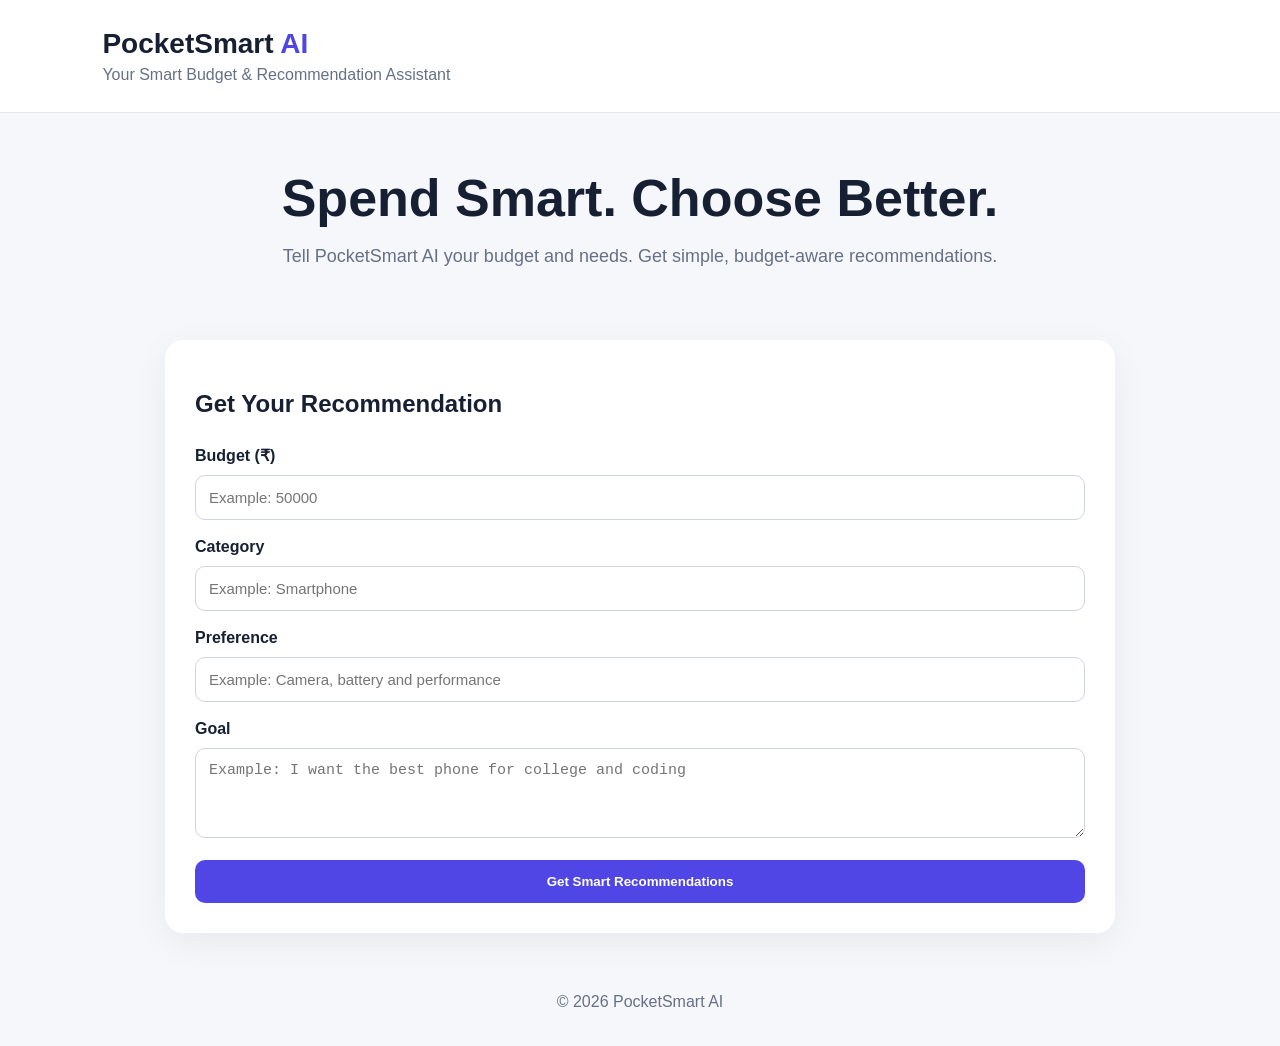
<file: index.html>
<!DOCTYPE html>
<html lang="en">
<head>
  <meta charset="UTF-8">
  <meta name="viewport" content="width=device-width, initial-scale=1.0">
  <title>PocketSmart AI</title>
  <link rel="stylesheet" href="style.css">
</head>
<body>
  <header>
    <div class="logo">PocketSmart <span>AI</span></div>
    <p>Your Smart Budget & Recommendation Assistant</p>
  </header>

  <main>
    <section class="hero">
      <h1>Spend Smart. Choose Better.</h1>
      <p>Tell PocketSmart AI your budget and needs. Get simple, budget-aware recommendations.</p>
    </section>

    <section class="card">
      <h2>Get Your Recommendation</h2>

      <form id="recommendForm">
        <label>Budget (₹)</label>
        <input id="budget" type="number" min="1" placeholder="Example: 50000" required>

        <label>Category</label>
        <input id="category" type="text" placeholder="Example: Smartphone" required>

        <label>Preference</label>
        <input id="preference" type="text" placeholder="Example: Camera, battery and performance">

        <label>Goal</label>
        <textarea id="goal" placeholder="Example: I want the best phone for college and coding"></textarea>

        <button type="submit">Get Smart Recommendations</button>
      </form>
    </section>

    <section id="result" class="result hidden"></section>
  </main>

  <footer>© 2026 PocketSmart AI</footer>
  <script src="app.js"></script>
</body>
</html>
</file>
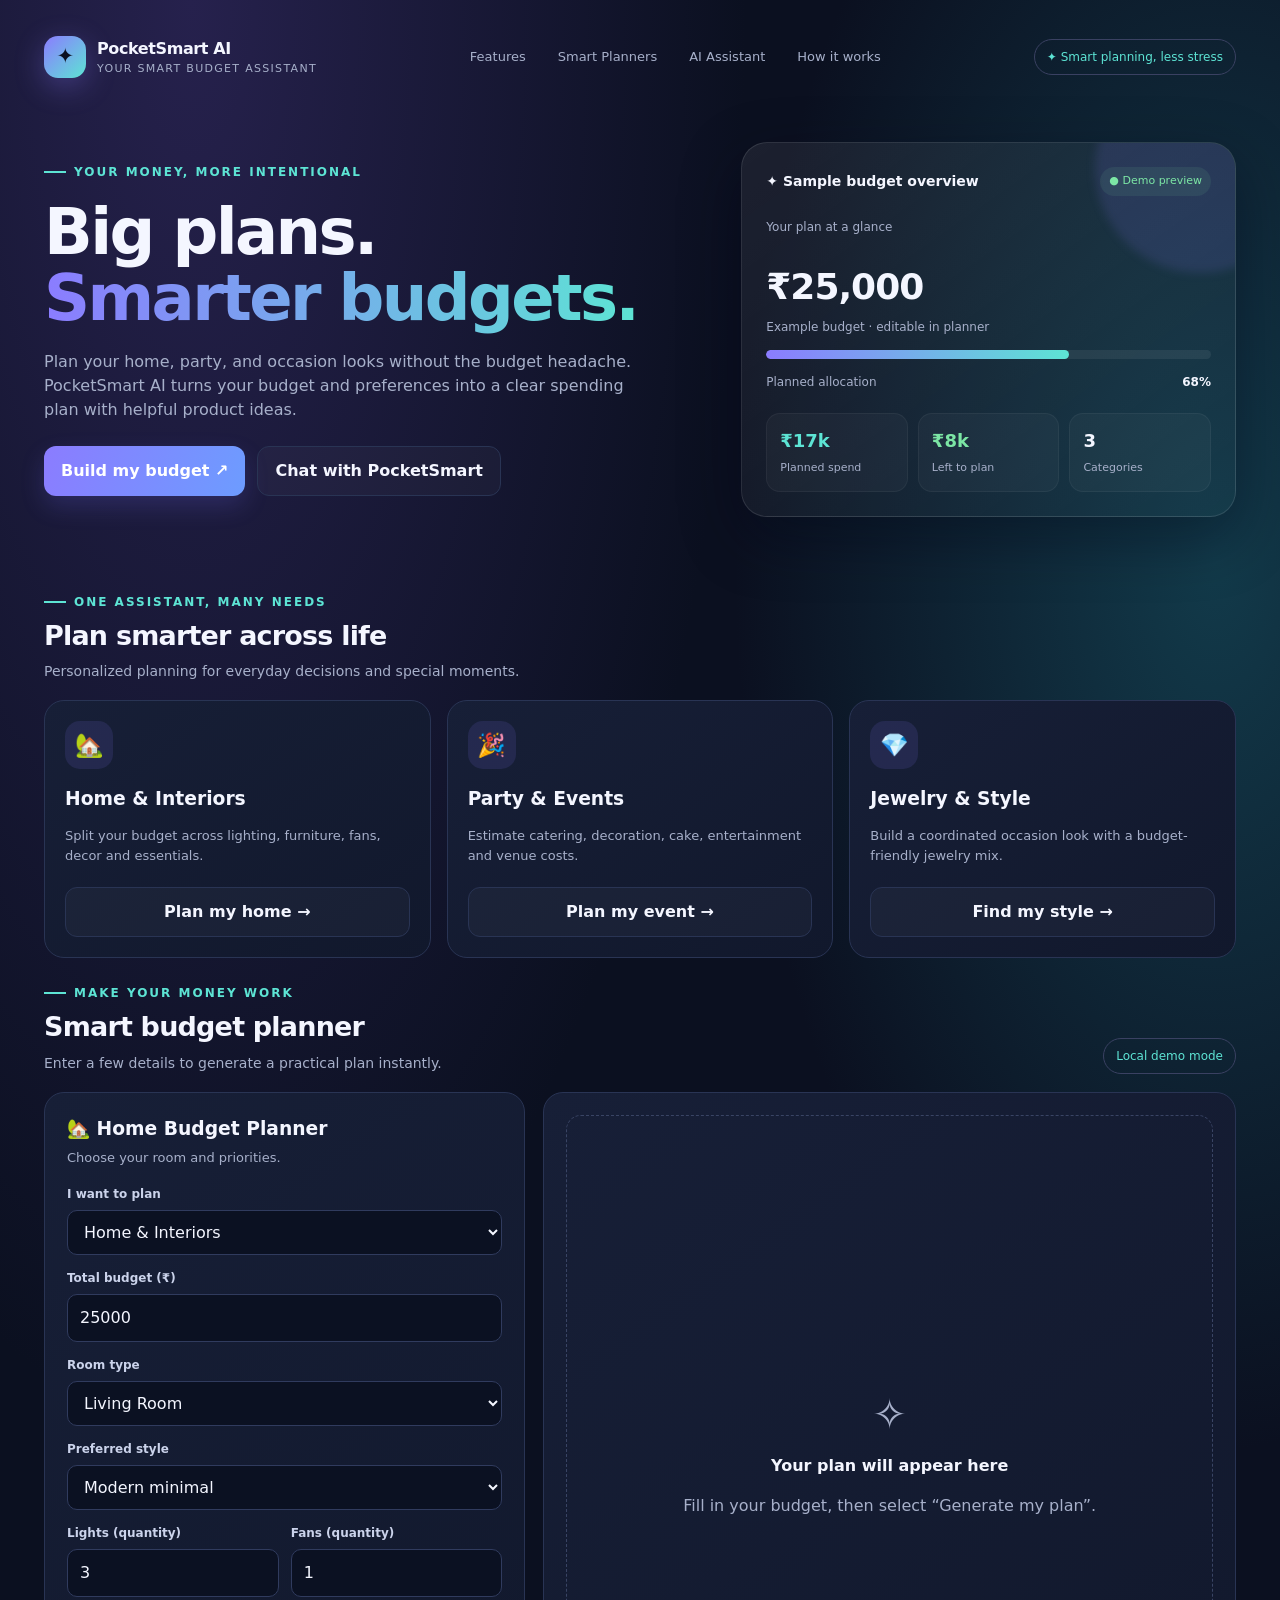
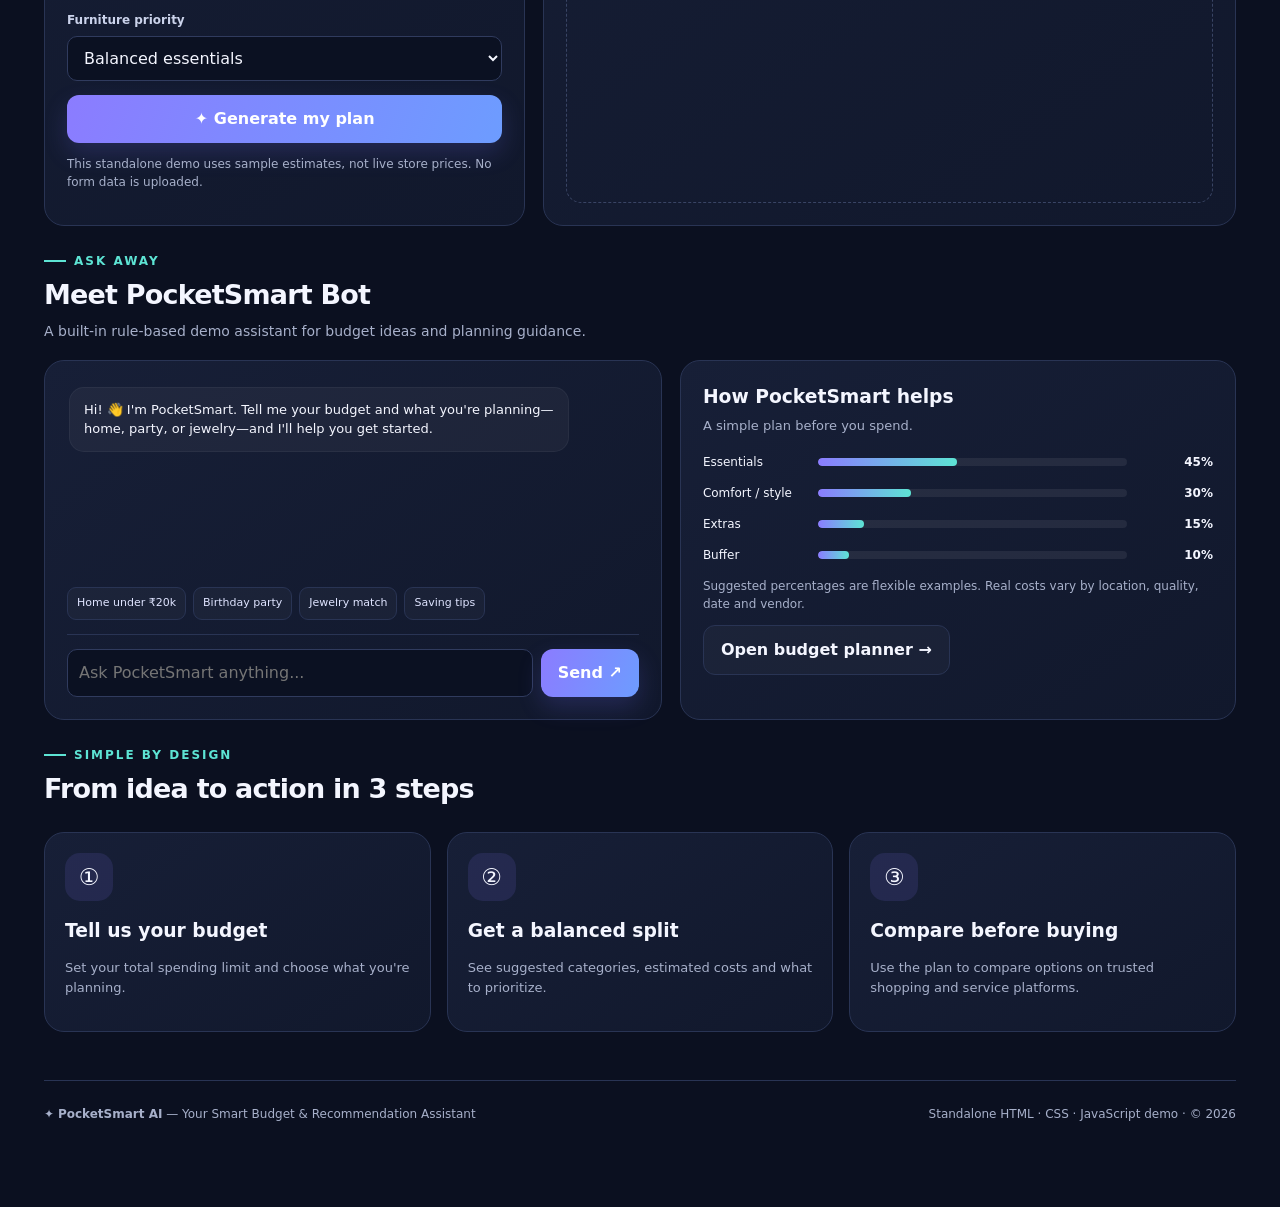
<file: PocketSmart_AI/index.html>
<!DOCTYPE html>
<html lang="en">
<head>
<meta charset="UTF-8" />
<meta name="viewport" content="width=device-width, initial-scale=1.0" />
<meta name="theme-color" content="#101326" />
<title>PocketSmart AI — Your Smart Budget & Recommendation Assistant</title>
<style>
:root{--bg:#0b1020;--panel:#141b31;--panel2:#19223c;--text:#f4f6ff;--muted:#a7b0ca;--line:#293454;--purple:#8b7cff;--cyan:#5de4d4;--pink:#ff9bc7;--green:#7ce6a5;--shadow:0 20px 60px #02061766}
*{box-sizing:border-box}html{scroll-behavior:smooth}body{margin:0;background:radial-gradient(ellipse at 15% 0%,#26214d 0,transparent 36%),radial-gradient(ellipse at 95% 20%,#123a4a 0,transparent 28%),var(--bg);color:var(--text);font-family:Inter,ui-sans-serif,system-ui,-apple-system,BlinkMacSystemFont,"Segoe UI",sans-serif;line-height:1.5}button,input,select,textarea{font:inherit}button{cursor:pointer}.app{max-width:1240px;margin:auto;padding:24px 24px 60px}.nav{display:flex;align-items:center;justify-content:space-between;gap:16px;padding:12px 0 28px}.brand{display:flex;align-items:center;gap:11px;font-weight:800;letter-spacing:-.4px}.logo{width:42px;height:42px;border-radius:14px;display:grid;place-items:center;background:linear-gradient(135deg,var(--purple),var(--cyan));color:#0b1020;font-size:21px;box-shadow:0 8px 30px #8b7cff55}.brand small{display:block;font-weight:500;font-size:11px;color:var(--muted);letter-spacing:1.3px;text-transform:uppercase}.navlinks{display:flex;gap:8px;flex-wrap:wrap}.navlinks a{color:var(--muted);text-decoration:none;padding:9px 12px;border-radius:10px;font-size:13px}.navlinks a:hover{color:var(--text);background:#ffffff0c}.pill{border:1px solid #3a4162;border-radius:99px;padding:8px 12px;color:var(--cyan);font-size:12px;white-space:nowrap}.hero{display:grid;grid-template-columns:1.15fr .85fr;gap:28px;align-items:center;padding:36px 0 50px}.eyebrow{color:var(--cyan);font-size:12px;text-transform:uppercase;letter-spacing:2px;font-weight:800;display:flex;gap:8px;align-items:center}.eyebrow:before{content:"";width:22px;height:2px;background:var(--cyan)}h1{font-size:clamp(38px,5vw,64px);line-height:1.04;letter-spacing:-2.6px;margin:18px 0}h1 span{background:linear-gradient(90deg,var(--purple),var(--cyan));-webkit-background-clip:text;background-clip:text;color:transparent}.hero p{max-width:600px;color:var(--muted);font-size:16px}.actions{display:flex;gap:12px;flex-wrap:wrap;margin-top:24px}.btn{border:0;border-radius:12px;padding:12px 17px;font-weight:750;background:linear-gradient(110deg,var(--purple),#6d9cff);color:#fff;box-shadow:0 10px 25px #7770ff30;transition:.2s}.btn:hover{transform:translateY(-2px);filter:brightness(1.08)}.btn.secondary{background:#ffffff08;border:1px solid var(--line);box-shadow:none;color:var(--text)}.hero-card{position:relative;border:1px solid #ffffff1c;background:linear-gradient(145deg,#ffffff12,#ffffff04);border-radius:26px;padding:24px;box-shadow:var(--shadow);overflow:hidden}.hero-card:after{content:"";position:absolute;width:210px;height:210px;border-radius:50%;background:#8b7cff22;filter:blur(5px);right:-70px;top:-80px}.card-top{display:flex;justify-content:space-between;align-items:center;position:relative;z-index:1}.card-top strong{font-size:14px}.live{font-size:11px;color:var(--green);background:#7ce6a516;padding:6px 9px;border-radius:20px}.budget-big{font-size:36px;font-weight:850;letter-spacing:-1px;margin:24px 0 4px}.muted{color:var(--muted)}.progress{height:9px;border-radius:10px;background:#ffffff12;overflow:hidden;margin:14px 0}.progress span{display:block;height:100%;width:68%;background:linear-gradient(90deg,var(--purple),var(--cyan));border-radius:10px}.mini-grid{display:grid;grid-template-columns:repeat(3,1fr);gap:10px;margin-top:22px}.mini{background:#ffffff08;border:1px solid #ffffff0c;border-radius:14px;padding:13px}.mini b{display:block;font-size:18px}.mini small{font-size:11px;color:var(--muted)}.section{margin-top:26px;scroll-margin-top:20px}.section-head{display:flex;align-items:end;justify-content:space-between;gap:20px;margin-bottom:18px}.section-head h2{font-size:27px;letter-spacing:-.8px;margin:5px 0}.section-head p{color:var(--muted);margin:0;font-size:14px}.grid3{display:grid;grid-template-columns:repeat(3,1fr);gap:16px}.feature{background:linear-gradient(145deg,#171f37,#11182c);border:1px solid var(--line);border-radius:20px;padding:20px;transition:.2s}.feature:hover{transform:translateY(-3px);border-color:#625bd0}.feature-icon{width:48px;height:48px;border-radius:15px;display:grid;place-items:center;font-size:23px;background:#8b7cff20;margin-bottom:16px}.feature h3{margin:0 0 7px}.feature p{font-size:13px;color:var(--muted);min-height:40px}.feature button{margin-top:8px;width:100%}.planner-layout{display:grid;grid-template-columns: .82fr 1.18fr;gap:18px}.panel{background:linear-gradient(145deg,#171f37,#11182c);border:1px solid var(--line);border-radius:20px;padding:22px}.panel h3{margin:0 0 5px}.panel-intro{color:var(--muted);font-size:13px;margin:0 0 18px}.field{display:flex;flex-direction:column;gap:7px;margin-bottom:14px}.field label{font-size:12px;color:#cbd3eb;font-weight:700}.field input,.field select,.field textarea{width:100%;background:#0b1122;border:1px solid #303b5e;border-radius:10px;padding:11px 12px;color:var(--text);outline:none}.field input:focus,.field select:focus,.field textarea:focus{border-color:var(--purple);box-shadow:0 0 0 3px #8b7cff20}.two{display:grid;grid-template-columns:1fr 1fr;gap:12px}.result-empty{height:100%;min-height:340px;display:flex;align-items:center;justify-content:center;text-align:center;padding:24px;color:var(--muted);border:1px dashed #394464;border-radius:15px}.result-empty .big{font-size:42px;margin-bottom:8px}.results{display:flex;flex-direction:column;gap:12px}.result-head{display:flex;justify-content:space-between;gap:12px;align-items:center}.result-head h3{margin:0}.result-list{display:grid;gap:10px}.result-item{display:grid;grid-template-columns:1fr auto;gap:12px;background:#ffffff06;border:1px solid #ffffff10;border-radius:13px;padding:14px}.result-item b{display:block;font-size:14px}.result-item small{color:var(--muted)}.price{font-weight:800;color:var(--cyan);white-space:nowrap}.tag{font-size:10px;color:var(--purple);background:#8b7cff18;padding:4px 7px;border-radius:6px;display:inline-block;margin-top:6px}.note{font-size:12px;color:var(--muted);margin-top:12px}.chat-wrap{display:grid;grid-template-columns:1fr .9fr;gap:18px}.chat-box{height:360px;display:flex;flex-direction:column}.messages{flex:1;overflow:auto;display:flex;flex-direction:column;gap:10px;padding:4px 2px 15px}.bubble{max-width:88%;padding:12px 14px;border-radius:15px;font-size:13px;white-space:pre-wrap}.bubble.bot{background:#ffffff0b;border:1px solid #ffffff0c;align-self:flex-start}.bubble.user{background:#6558d8;align-self:flex-end}.chat-form{display:flex;gap:8px;border-top:1px solid var(--line);padding-top:14px}.chat-form input{min-width:0;flex:1;background:#0b1122;border:1px solid #303b5e;border-radius:10px;padding:11px;color:var(--text)}.quick{display:flex;flex-wrap:wrap;gap:7px;margin-bottom:14px}.quick button{font-size:11px;background:#ffffff08;color:#dfe4ff;border:1px solid var(--line);padding:7px 9px;border-radius:9px}.split-row{display:flex;align-items:center;gap:10px;margin:13px 0}.split-row .name{width:105px;font-size:12px}.split-row .bar{flex:1;height:8px;background:#ffffff12;border-radius:20px;overflow:hidden}.split-row .bar span{height:100%;display:block;border-radius:20px;background:linear-gradient(90deg,var(--purple),var(--cyan))}.split-row b{font-size:12px;width:76px;text-align:right}.footer{margin-top:48px;padding:24px 0;border-top:1px solid var(--line);display:flex;justify-content:space-between;gap:12px;flex-wrap:wrap;color:var(--muted);font-size:12px}.toast{position:fixed;bottom:20px;left:50%;transform:translateX(-50%);background:#202b49;border:1px solid #46547a;color:#fff;padding:11px 16px;border-radius:12px;box-shadow:var(--shadow);display:none;z-index:5}.hidden{display:none!important}
@media(max-width:850px){.hero{grid-template-columns:1fr;padding-top:18px}.hero-card{max-width:600px}.planner-layout,.chat-wrap{grid-template-columns:1fr}.grid3{grid-template-columns:1fr}.feature p{min-height:0}.nav{align-items:flex-start;flex-direction:column}.navlinks{width:100%}.section-head{align-items:flex-start;flex-direction:column}.app{padding:16px 14px 40px}}
@media(max-width:450px){.two{grid-template-columns:1fr}.mini-grid{grid-template-columns:1fr 1fr}.budget-big{font-size:30px}h1{letter-spacing:-1.5px}.panel{padding:16px}}
</style>
</head>
<body>
<div class="app">
<header class="nav">
  <div class="brand"><div class="logo">✦</div><div>PocketSmart AI<small>Your Smart Budget Assistant</small></div></div>
  <nav class="navlinks"><a href="#features">Features</a><a href="#planner">Smart Planners</a><a href="#assistant">AI Assistant</a><a href="#how">How it works</a></nav>
  <div class="pill">✦ Smart planning, less stress</div>
</header>
<main>
<section class="hero">
 <div>
  <div class="eyebrow">Your money, more intentional</div>
  <h1>Big plans.<br><span>Smarter budgets.</span></h1>
  <p>Plan your home, party, and occasion looks without the budget headache. PocketSmart AI turns your budget and preferences into a clear spending plan with helpful product ideas.</p>
  <div class="actions"><button class="btn" onclick="document.querySelector('#planner').scrollIntoView({behavior:'smooth'})">Build my budget ↗</button><button class="btn secondary" onclick="document.querySelector('#assistant').scrollIntoView({behavior:'smooth'})">Chat with PocketSmart</button></div>
 </div>
 <div class="hero-card">
  <div class="card-top"><strong>✦ Sample budget overview</strong><span class="live">● Demo preview</span></div>
  <div class="muted" style="font-size:12px;margin-top:22px">Your plan at a glance</div><div class="budget-big">₹25,000</div><div class="muted" style="font-size:12px">Example budget · editable in planner</div>
  <div class="progress"><span></span></div><div style="display:flex;justify-content:space-between;font-size:12px"><span class="muted">Planned allocation</span><b>68%</b></div>
  <div class="mini-grid"><div class="mini"><b style="color:var(--cyan)">₹17k</b><small>Planned spend</small></div><div class="mini"><b style="color:var(--green)">₹8k</b><small>Left to plan</small></div><div class="mini"><b>3</b><small>Categories</small></div></div>
 </div>
</section>
<section class="section" id="features">
 <div class="section-head"><div><div class="eyebrow">One assistant, many needs</div><h2>Plan smarter across life</h2><p>Personalized planning for everyday decisions and special moments.</p></div></div>
 <div class="grid3">
  <article class="feature"><div class="feature-icon">🏡</div><h3>Home & Interiors</h3><p>Split your budget across lighting, furniture, fans, decor and essentials.</p><button class="btn secondary" onclick="setPlanner('home')">Plan my home →</button></article>
  <article class="feature"><div class="feature-icon">🎉</div><h3>Party & Events</h3><p>Estimate catering, decoration, cake, entertainment and venue costs.</p><button class="btn secondary" onclick="setPlanner('party')">Plan my event →</button></article>
  <article class="feature"><div class="feature-icon">💎</div><h3>Jewelry & Style</h3><p>Build a coordinated occasion look with a budget-friendly jewelry mix.</p><button class="btn secondary" onclick="setPlanner('jewelry')">Find my style →</button></article>
 </div>
</section>
<section class="section" id="planner">
 <div class="section-head"><div><div class="eyebrow">Make your money work</div><h2>Smart budget planner</h2><p>Enter a few details to generate a practical plan instantly.</p></div><span class="pill">Local demo mode</span></div>
 <div class="planner-layout">
  <div class="panel">
   <h3 id="plannerTitle">🏡 Home Budget Planner</h3><p class="panel-intro" id="plannerIntro">Choose your room and priorities.</p>
   <div class="field"><label for="planType">I want to plan</label><select id="planType" onchange="updatePlannerLabels()"><option value="home">Home & Interiors</option><option value="party">Party & Events</option><option value="jewelry">Jewelry & Style</option></select></div>
   <div class="field"><label for="budget">Total budget (₹)</label><input id="budget" type="number" min="100" value="25000" placeholder="e.g. 25000"/></div>
   <div id="homeFields">
    <div class="field"><label for="rooms">Room type</label><select id="rooms"><option>Living Room</option><option>Bedroom</option><option>Kitchen</option><option>Full Home</option><option>Dining Room</option></select></div>
    <div class="field"><label for="homeStyle">Preferred style</label><select id="homeStyle"><option>Modern minimal</option><option>Warm and cozy</option><option>Traditional</option><option>Industrial</option><option>Colorful</option></select></div>
    <div class="two"><div class="field"><label for="lights">Lights (quantity)</label><input id="lights" type="number" min="0" value="3"/></div><div class="field"><label for="fans">Fans (quantity)</label><input id="fans" type="number" min="0" value="1"/></div></div>
    <div class="field"><label for="furniture">Furniture priority</label><select id="furniture"><option>Balanced essentials</option><option>Dining table</option><option>Sofa / seating</option><option>Storage</option><option>Decor accents</option></select></div>
   </div>
   <div id="partyFields" class="hidden">
    <div class="two"><div class="field"><label for="guests">Guest count</label><input id="guests" type="number" min="1" value="25"/></div><div class="field"><label for="event">Event type</label><select id="event"><option>Birthday</option><option>Family gathering</option><option>Corporate</option><option>Wedding</option><option>Celebration</option></select></div></div>
    <div class="field"><label for="venue">Venue</label><select id="venue"><option>Home</option><option>Community hall</option><option>Restaurant</option><option>Outdoor</option></select></div>
    <div class="field"><label for="food">Food preference</label><select id="food"><option>Mixed menu</option><option>Vegetarian</option><option>Snacks & cake</option><option>Full meal</option></select></div>
   </div>
   <div id="jewelryFields" class="hidden">
    <div class="two"><div class="field"><label for="occasion">Occasion</label><select id="occasion"><option>Wedding guest</option><option>Festival</option><option>Birthday</option><option>College / casual</option><option>Formal event</option></select></div><div class="field"><label for="style">Style preference</label><select id="style"><option>Minimal</option><option>Traditional</option><option>Statement</option><option>Elegant</option></select></div></div>
    <div class="field"><label for="outfit">Outfit colour (optional)</label><input id="outfit" placeholder="e.g. navy blue, maroon, cream"/></div>
    <div class="field"><label for="material">Jewelry material preference</label><select id="material"><option>Imitation / fashion jewelry</option><option>Silver look</option><option>Gold-tone</option><option>Beads / handmade</option></select></div>
   </div>
   <button class="btn" style="width:100%" onclick="generatePlan()">✦ Generate my plan</button>
   <p class="note">This standalone demo uses sample estimates, not live store prices. No form data is uploaded.</p>
  </div>
  <div class="panel">
   <div id="emptyResult" class="result-empty"><div><div class="big">✧</div><b style="color:var(--text)">Your plan will appear here</b><p>Fill in your budget, then select “Generate my plan”.</p></div></div>
   <div id="planResult" class="results hidden"></div>
  </div>
 </div>
</section>
<section class="section" id="assistant">
 <div class="section-head"><div><div class="eyebrow">Ask away</div><h2>Meet PocketSmart Bot</h2><p>A built-in rule-based demo assistant for budget ideas and planning guidance.</p></div></div>
 <div class="chat-wrap">
  <div class="panel chat-box"><div class="messages" id="messages"><div class="bubble bot">Hi! 👋 I'm PocketSmart. Tell me your budget and what you're planning—home, party, or jewelry—and I'll help you get started.</div></div><div class="quick"><button onclick="quickAsk('Help me plan a home on ₹20000')">Home under ₹20k</button><button onclick="quickAsk('Plan a birthday for 30 guests')">Birthday party</button><button onclick="quickAsk('Jewelry ideas for a navy blue outfit')">Jewelry match</button><button onclick="quickAsk('How do I save money?')">Saving tips</button></div><form class="chat-form" id="chatForm"><input id="chatInput" placeholder="Ask PocketSmart anything..." autocomplete="off"/><button class="btn" type="submit">Send ↗</button></form></div>
  <div class="panel"><h3>How PocketSmart helps</h3><p class="panel-intro">A simple plan before you spend.</p><div class="split-row"><span class="name">Essentials</span><div class="bar"><span style="width:45%"></span></div><b>45%</b></div><div class="split-row"><span class="name">Comfort / style</span><div class="bar"><span style="width:30%"></span></div><b>30%</b></div><div class="split-row"><span class="name">Extras</span><div class="bar"><span style="width:15%"></span></div><b>15%</b></div><div class="split-row"><span class="name">Buffer</span><div class="bar"><span style="width:10%"></span></div><b>10%</b></div><p class="note">Suggested percentages are flexible examples. Real costs vary by location, quality, date and vendor.</p><button class="btn secondary" onclick="document.querySelector('#planner').scrollIntoView({behavior:'smooth'})">Open budget planner →</button></div>
 </div>
</section>
<section class="section" id="how">
 <div class="section-head"><div><div class="eyebrow">Simple by design</div><h2>From idea to action in 3 steps</h2></div></div>
 <div class="grid3"><article class="feature"><div class="feature-icon">①</div><h3>Tell us your budget</h3><p>Set your total spending limit and choose what you're planning.</p></article><article class="feature"><div class="feature-icon">②</div><h3>Get a balanced split</h3><p>See suggested categories, estimated costs and what to prioritize.</p></article><article class="feature"><div class="feature-icon">③</div><h3>Compare before buying</h3><p>Use the plan to compare options on trusted shopping and service platforms.</p></article></div>
</section>
</main>
<footer class="footer"><div>✦ <b>PocketSmart AI</b> — Your Smart Budget & Recommendation Assistant</div><div>Standalone HTML · CSS · JavaScript demo · © <span id="year"></span></div></footer>
</div>
<div class="toast" id="toast"></div>
<script>
const $=id=>document.getElementById(id);
let currentPlan='home';
const money=n=>'₹'+Math.round(n).toLocaleString('en-IN');
function setPlanner(type){$('planType').value=type;updatePlannerLabels();$('planner').scrollIntoView({behavior:'smooth'});}
function updatePlannerLabels(){
 currentPlan=$('planType').value;
 ['homeFields','partyFields','jewelryFields'].forEach(id=>$(id).classList.add('hidden'));
 const map={home:['🏡 Home Budget Planner','Choose your room and priorities.','homeFields'],party:['🎉 Party Budget Planner','Set your guest count and event details.','partyFields'],jewelry:['💎 Jewelry Budget Planner','Choose an occasion and style to coordinate your look.','jewelryFields']};
 const x=map[currentPlan];$('plannerTitle').textContent=x[0];$('plannerIntro').textContent=x[1];$(x[2]).classList.remove('hidden');
}
function distribute(total,items){let sum=items.reduce((a,x)=>a+x[1],0)||1;return items.map(([name,weight,desc,tag])=>({name,amount:total*weight/sum,desc,tag}));}
function generatePlan(){
 const budget=Number($('budget').value);
 if(!Number.isFinite(budget)||budget<100){toast('Please enter a budget of at least ₹100.');return;}
 let title='',details='',items=[];
 if(currentPlan==='home'){
  const lights=Math.max(0,Number($('lights').value)||0),fans=Math.max(0,Number($('fans').value)||0);
  title=$('rooms').value+' · '+$('homeStyle').value;details=`${lights} light(s), ${fans} fan(s), focus: ${$('furniture').value}`;
  items=distribute(budget,[['Lighting',20,'LED bulbs, ceiling lights or lamps',`Qty: ${lights}`],['Fan & electrical',18,'Ceiling fan and basic electrical essentials',`Qty: ${fans}`],['Furniture',35,'Compare sofa, table, storage or dining essentials','Priority'],['Decor & textiles',12,'Curtains, cushions, rug or wall decor','Style'],['Installation & buffer',15,'Delivery, installation and unexpected costs','Reserve']]);
 }else if(currentPlan==='party'){
  const guests=Math.max(1,Number($('guests').value)||1);title=$('event').value+' · '+guests+' guests';details=`Venue: ${$('venue').value} · Food: ${$('food').value}`;
  items=distribute(budget,[['Food & drinks',42,'Plan a per-guest menu; compare local caterers',`${money(budget*.42/guests)} per guest est.`],['Decorations',18,'Backdrop, balloons, flowers or table decor','Setup'],['Cake & treats',12,'Cake, snacks or dessert table','Treats'],['Venue & seating',15,'Venue, tables, chairs or cleaning costs','Location'],['Entertainment & buffer',13,'Music, activities, transport and contingency','Extras']]);
 }else{
  title=$('occasion').value+' · '+$('style').value+' style';details=`Material: ${$('material').value}${$('outfit').value.trim()?' · Outfit: '+$('outfit').value.trim():''}`;
  items=distribute(budget,[['Earrings',25,'Studs, hoops or occasion earrings','Pair'],['Necklace / chain',35,'Choose a length and design that complements the outfit','Main piece'],['Bracelet / bangles',18,'Coordinate the finish with your other pieces','Accent'],['Ring / hair accessory',10,'Optional finishing detail','Optional'],['Reserve',12,'Keep room for tax, delivery or an alternative','Buffer']]);
 }
 $('emptyResult').classList.add('hidden');$('planResult').classList.remove('hidden');
 $('planResult').innerHTML=`<div class="result-head"><div><div class="eyebrow">Your generated plan</div><h3>${escapeHTML(title)}</h3><div class="muted" style="font-size:12px">${escapeHTML(details)}</div></div><div style="text-align:right"><div class="muted" style="font-size:11px">Total budget</div><b style="font-size:21px">${money(budget)}</b></div></div><div class="progress"><span style="width:90%"></span></div><div class="result-list">${items.map(x=>`<div class="result-item"><div><b>${escapeHTML(x.name)}</b><small>${escapeHTML(x.desc)}</small><br><span class="tag">${escapeHTML(x.tag)}</span></div><div class="price">${money(x.amount)}</div></div>`).join('')}</div><div style="background:#7ce6a510;border:1px solid #7ce6a52c;padding:14px;border-radius:12px"><b style="color:var(--green)">Smart tip</b><div class="muted" style="font-size:13px;margin-top:4px">${currentPlan==='home'?'Buy essential electrical items first, then add decor. Measure your room and check installation costs before purchasing.':currentPlan==='party'?'Confirm the guest count before paying vendors. Keep a buffer for last-minute changes and compare at least two quotes.':'Pick one main jewelry piece and keep other accessories coordinated. Check material details, return policy and total price before ordering.'}</div></div><div class="actions"><button class="btn" onclick="downloadPlan()">Download plan (.txt)</button><button class="btn secondary" onclick="copyPlan()">Copy plan</button></div><p class="note">These are illustrative estimates generated in your browser—not live product listings or verified quotes. Compare current prices with vendors before purchase.</p>`;
 window.lastPlan={title,details,budget,items};toast('Your budget plan is ready!');
}
function escapeHTML(s){return String(s).replace(/[&<>"']/g,c=>({'&':'&amp;','<':'&lt;','>':'&gt;','"':'&quot;',"'":'&#39;'}[c]));}
function planText(){if(!window.lastPlan)return 'Generate a plan first.';let p=window.lastPlan;return `PocketSmart AI — Budget Plan\n${p.title}\n${p.details}\nTotal budget: ${money(p.budget)}\n\n${p.items.map(x=>`${x.name}: ${money(x.amount)} — ${x.desc}`).join('\n')}\n\nNote: Estimates only, not live prices.`;}
function downloadPlan(){if(!window.lastPlan){toast('Generate a plan first.');return;}const blob=new Blob([planText()],{type:'text/plain;charset=utf-8'});const a=document.createElement('a');a.href=URL.createObjectURL(blob);a.download='pocketsmart-budget-plan.txt';a.click();URL.revokeObjectURL(a.href);}
async function copyPlan(){try{await navigator.clipboard.writeText(planText());toast('Plan copied!')}catch(e){toast('Copy unavailable here. Use Download plan instead.');}}
function toast(msg){const t=$('toast');t.textContent=msg;t.style.display='block';clearTimeout(window.toastTimer);window.toastTimer=setTimeout(()=>t.style.display='none',2600);}
function addMessage(text,who){const d=document.createElement('div');d.className='bubble '+who;d.textContent=text;$('messages').appendChild(d);$('messages').scrollTop=$('messages').scrollHeight;}
function botReply(msg){
 const s=msg.toLowerCase(), rupee=msg.match(/₹\s?([\d,]+)|(?:rs\.?|inr)\s?([\d,]+)/i), n=rupee?Number((rupee[1]||rupee[2]).replace(/,/g,'')):null;
 if(/hello|hi\b|hey|vanakkam/.test(s))return 'Hello! 👋 I can help you plan a home, party or jewelry budget. Tell me the total budget and what you want to organize.';
 if(/home|room|interior|furniture|fan|light/.test(s))return `For a home plan${n?' with '+money(n):''}, start with essentials such as lighting, electrical items and functional furniture. Keep around 10–15% aside for delivery, installation and unexpected costs. Open the Home Planner to generate a category-wise estimate.`;
 if(/party|birthday|wedding|guest|event|celebrat/.test(s))return `For an event${n?' with '+money(n):''}, estimate food per guest first, then allocate money for venue, decorations, cake and activities. Confirm the guest count and keep a 10% buffer. Use the Party Planner for a sample split.`;
 if(/jewel|outfit|dress|necklace|earring|style|colour|color/.test(s))return `For jewelry${n?' within '+money(n):''}, choose one main piece and coordinate the rest. Outfit color, occasion and material preference can guide the look. Set aside a little for delivery or returns, and check material descriptions carefully.`;
 if(/save|saving|overspend|cheap|budget|money|cost|price/.test(s))return 'Try these 4 steps: 1) Set a hard spending limit. 2) Separate needs from nice-to-haves. 3) Compare at least 2–3 sellers or quotes. 4) Keep a 10% buffer and check delivery, taxes, installation and return policies. Prices shown in this demo are estimates, not live listings.';
 if(/amazon|flipkart|ikea|swiggy|zomato|oyo|live price|real price/.test(s))return 'This standalone version does not connect to live store inventories or prices yet. Use the suggested category and budget to compare current listings directly on the seller platform. A future API-enabled version could retrieve verified product links and current pricing.';
 return `I can help with home interiors, party planning, jewelry matching, or general budgeting.${n?' For a budget of '+money(n)+', first decide your must-haves and reserve about 10% for unexpected costs.':''} Tell me which category you're planning, your budget, and any preferences.`;
}
function quickAsk(text){$('chatInput').value=text;$('chatForm').requestSubmit();}
$('chatForm').addEventListener('submit',e=>{e.preventDefault();const msg=$('chatInput').value.trim();if(!msg)return;addMessage(msg,'user');$('chatInput').value='';setTimeout(()=>addMessage(botReply(msg),'bot'),180);});
$('year').textContent=new Date().getFullYear();updatePlannerLabels();
</script>
</body>
</html>
</file>
<file: style.css>
* {
  box-sizing: border-box;
}

body {
  margin: 0;
  font-family: Arial, sans-serif;
  background: #f5f7fb;
  color: #172033;
}

header {
  padding: 28px 8%;
  background: white;
  border-bottom: 1px solid #e5e7eb;
}

.logo {
  font-size: 28px;
  font-weight: 800;
}

.logo span {
  color: #4f46e5;
}

header p {
  margin: 6px 0 0;
  color: #667085;
}

main {
  width: min(950px, 92%);
  margin: 0 auto;
}

.hero {
  text-align: center;
  padding: 55px 10px 30px;
}

.hero h1 {
  font-size: clamp(32px, 6vw, 52px);
  margin: 0 0 12px;
}

.hero p {
  color: #667085;
  font-size: 18px;
}

.card, .result {
  background: white;
  padding: 30px;
  margin: 25px 0;
  border-radius: 18px;
  box-shadow: 0 10px 35px rgba(0,0,0,.06);
}

form {
  display: grid;
  gap: 10px;
}

label {
  font-weight: 700;
  margin-top: 8px;
}

input, textarea {
  width: 100%;
  padding: 13px;
  border: 1px solid #d0d5dd;
  border-radius: 10px;
  font-size: 15px;
}

textarea {
  min-height: 90px;
  resize: vertical;
}

button {
  margin-top: 12px;
  padding: 14px;
  border: 0;
  border-radius: 10px;
  background: #4f46e5;
  color: white;
  font-weight: 700;
  cursor: pointer;
}

button:hover {
  opacity: .9;
}

.result h2 {
  margin-top: 0;
}

.rec {
  border: 1px solid #e4e7ec;
  border-radius: 12px;
  padding: 16px;
  margin: 12px 0;
}

.price {
  font-weight: 800;
  margin-top: 6px;
}

.hidden {
  display: none;
}

footer {
  text-align: center;
  padding: 35px;
  color: #667085;
}
</file>
